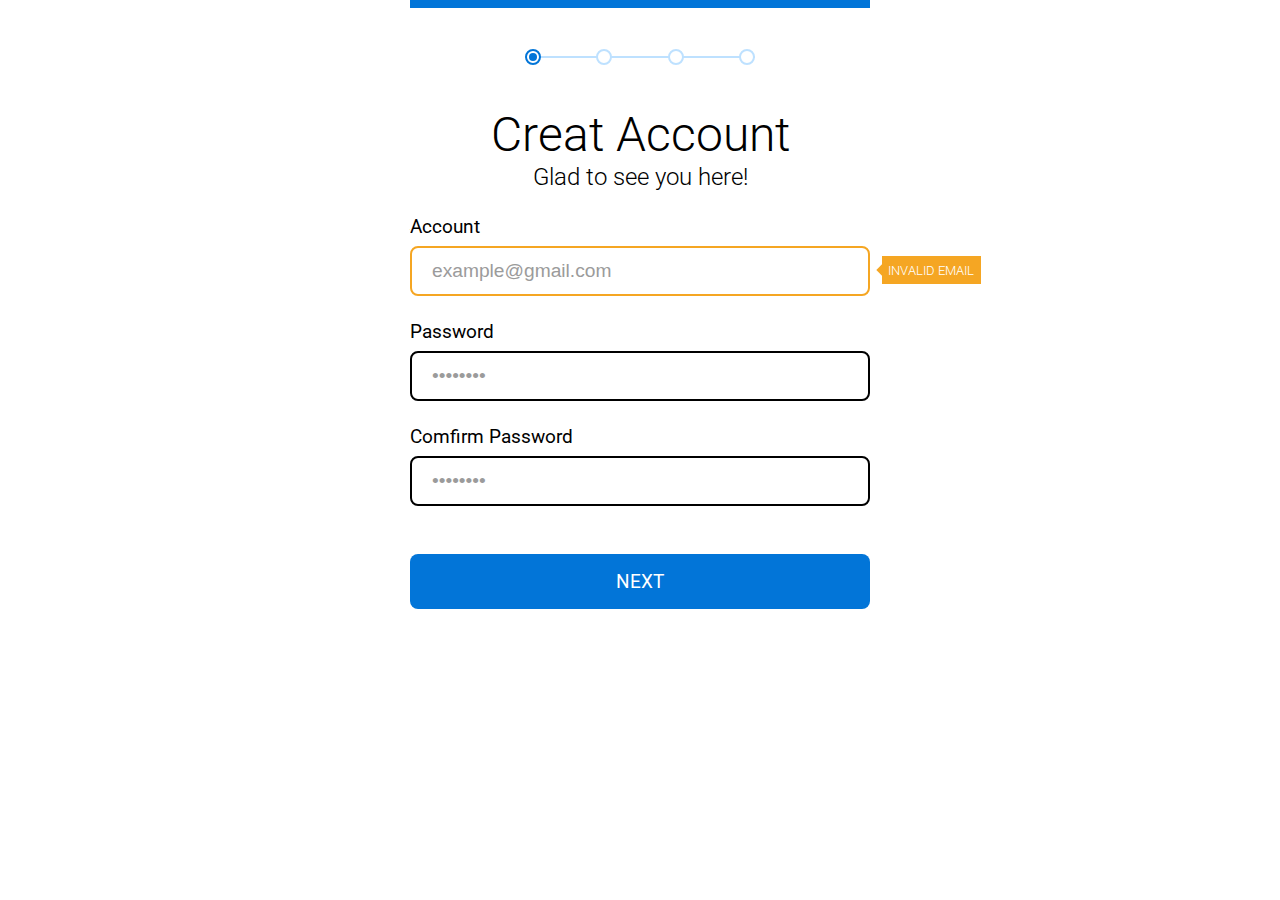
<file: index.html>
<!DOCTYPE html>
<html lang="en">
<head>
    <meta charset="UTF-8">
    <meta name="viewport" content="width=device-width, initial-scale=1.0">
    <meta http-equiv="X-UA-Compatible" content="ie=edge">
    <title>Week6 Validation</title>
    <link href="https://fonts.googleapis.com/css?family=Roboto:300,400" rel="stylesheet">
    <link rel="stylesheet" href="https://use.fontawesome.com/releases/v5.1.0/css/all.css" integrity="sha384-lKuwvrZot6UHsBSfcMvOkWwlCMgc0TaWr+30HWe3a4ltaBwTZhyTEggF5tJv8tbt" crossorigin="anonymous">
    <link rel="stylesheet" href="css/style.css">
</head>
<body>
    <div class="app">
        <div class="sign">
            <div class="progress-bar">
                <!-- 進度條寬度為 step 總數量減1，再乘以 step 完成數量 -->
                <div class="progress-bar-line" style="width:calc( ( 100% / (4 - 1) ) * 0 );"></div>
                <div class="progress-bar_step in-progress"></div>
                <div class="progress-bar_step"></div>
                <div class="progress-bar_step"></div>
                <div class="progress-bar_step"></div>
            </div>
            <div class="sign__main">
                <div class="sign-form">
                    <div class="form-heading">
                        <h1>Creat Account</h1>
                        <h2>Glad to see you here!</h2>
                    </div>
                    <div class="form-item alert-on">
                        <div class="form-item__title">Account</div>
                        <input type="email" class="item-data" placeholder="example@gmail.com">
                        <div class="item-alert">
                            <span>invalid email</span>
                        </div>
                        <i class="fas fa-exclamation-triangle"></i>
                    </div>
                    <div class="form-item">
                        <div class="form-item__title">Password</div>
                        <input type="password" class="item-data" placeholder="••••••••">
                        <div class="item-alert">
                            <span>minimum 8 characters</span>
                        </div>
                        <i class="fas fa-exclamation-triangle"></i>
                    </div>
                    <div class="form-item">
                        <div class="form-item__title">Comfirm Password</div>
                        <input type="password" class="item-data" placeholder="••••••••">
                        <div class="item-alert">
                            <span>not match</span>
                        </div>
                        <i class="fas fa-exclamation-triangle"></i>
                    </div>
                </div>
            </div>
            <div class="sign__btn">
                <a href="step2.html" class="sign-submit">
                    <span>NEXT</span>
                </a>
            </div>
        </div>
    </div>
    
</body>
</html>
</file>
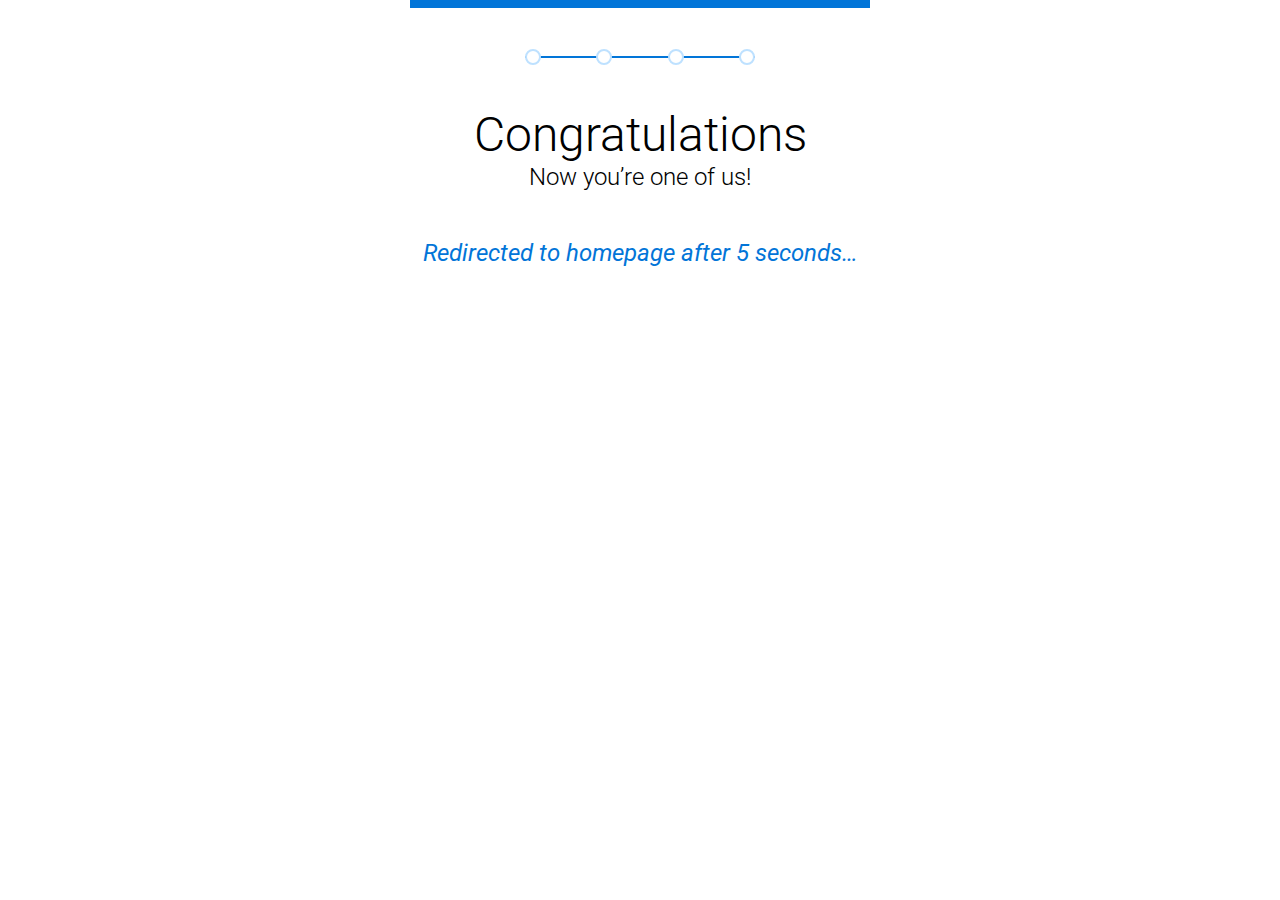
<file: done.html>
<!DOCTYPE html>
<html lang="en">
<head>
    <meta charset="UTF-8">
    <meta name="viewport" content="width=device-width, initial-scale=1.0">
    <meta http-equiv="X-UA-Compatible" content="ie=edge">
    <title>Week6 Validation</title>
    <link href="https://fonts.googleapis.com/css?family=Roboto:300,400" rel="stylesheet">
    <link rel="stylesheet" href="https://use.fontawesome.com/releases/v5.1.0/css/all.css" integrity="sha384-lKuwvrZot6UHsBSfcMvOkWwlCMgc0TaWr+30HWe3a4ltaBwTZhyTEggF5tJv8tbt" crossorigin="anonymous">
    <link rel="stylesheet" href="css/style.css">
    <script src="https://ajax.googleapis.com/ajax/libs/jquery/3.3.1/jquery.min.js"></script>
    <script>
        $(document).ready(function(){
            // dropdown open/close
            $(".dropdown__btn").click(function(){
                $(this).parents(".dropdown").toggleClass("is-open");
            });
        });
    </script>
</head>
<body>
    <div class="app form-align">
        <div class="sign">
            <div class="progress-bar">
                <!-- 進度條寬度為 step 總數量減1，再乘以 step 完成數量 -->
                <div class="progress-bar-line" style="width:calc( ( 100% / (4 - 1) ) * 3 );"></div>
                <div class="progress-bar_step is-done"></div>
                <div class="progress-bar_step is-done"></div>
                <div class="progress-bar_step is-done"></div>
                <div class="progress-bar_step is-done"></div>
            </div>
            <div class="sign-form">
                <div class="form-heading">
                    <h1>Congratulations</h1>
                    <h2>Now you’re one of us!</h2>
                </div>
                 <div class="sign-done">
                    <div class="done-msg">
                        <i class="fas fa-smile"></i>
                        <span>Redirected to homepage after 5 seconds…</span>
                    </div>
                </div>
            </div>
        </div>
    </div>
    
</body>
</html>
</file>
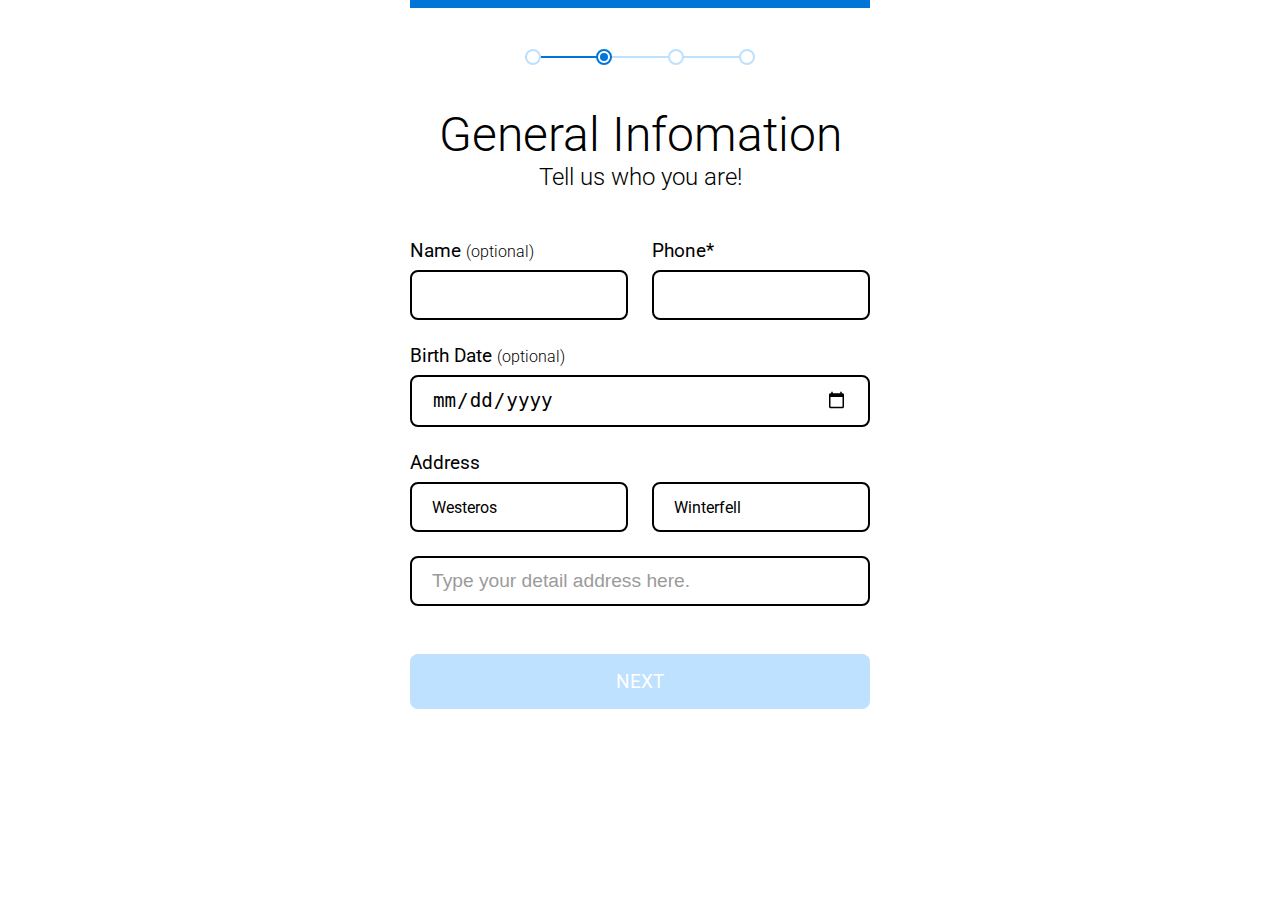
<file: step2.html>
<!DOCTYPE html>
<html lang="en">
<head>
    <meta charset="UTF-8">
    <meta name="viewport" content="width=device-width, initial-scale=1.0">
    <meta http-equiv="X-UA-Compatible" content="ie=edge">
    <title>Week6 Validation</title>
    <link href="https://fonts.googleapis.com/css?family=Roboto:300,400" rel="stylesheet">
    <link rel="stylesheet" href="https://use.fontawesome.com/releases/v5.1.0/css/all.css" integrity="sha384-lKuwvrZot6UHsBSfcMvOkWwlCMgc0TaWr+30HWe3a4ltaBwTZhyTEggF5tJv8tbt" crossorigin="anonymous">
    <link rel="stylesheet" href="css/style.css">
    <script src="https://ajax.googleapis.com/ajax/libs/jquery/3.3.1/jquery.min.js"></script>
    <script>
        $(document).ready(function(){
            // dropdown open/close
            $(".dropdown__btn").click(function(){
                $(this).parents(".dropdown").toggleClass("is-open");
            });
        });
    </script>
</head>
<body>
    <div class="app">
        <div class="sign">
            <div class="progress-bar">
                <!-- 進度條寬度為 step 總數量減1，再乘以 step 完成數量 -->
                <div class="progress-bar-line" style="width:calc( ( 100% / (4 - 1) ) * 1 );"></div>
                <div class="progress-bar_step is-done"></div>
                <div class="progress-bar_step in-progress"></div>
                <div class="progress-bar_step"></div>
                <div class="progress-bar_step"></div>
            </div>
            <div class="sign__main">
                <div class="sign-form">
                    <div class="form-heading">
                        <h1>General Infomation</h1>
                        <h2>Tell us who you are!</h2>
                    </div>
                    <div class="form-item-group">
                        <div class="form-item">
                            <div class="form-item__title">
                                Name 
                                <span>(optional)</span>
                            </div>
                            <input type="text" class="item-data">
                        </div>
                        <div class="form-item">
                            <div class="form-item__title">Phone*</div>
                            <input type="text" class="item-data">
                            <div class="item-alert">
                                <span>numbers only</span>
                            </div>
                            <i class="fas fa-exclamation-triangle"></i>
                        </div>
                    </div>
                    <div class="form-item-group">
                        <div class="form-item">
                            <div class="form-item__title">
                                Birth Date 
                                <span>(optional)</span>
                            </div>
                            <input type="date" class="item-data">
                        </div>
                    </div>
                    <div class="form-item-group">
                        <div class="form-item">
                            <div class="form-item__title">
                                Address
                            </div>
                            <div class="dropdown">
                                <div class="dropdown__btn">
                                    <span>Westeros</span>
                                    <i class="fas fa-caret-down"></i>
                                </div>
                                <div class="dropdown__list">
                                    <div class="dropdown__item"><span>Westeros</span></div>
                                    <div class="dropdown__item"><span>Essos</span></div>
                                    <div class="dropdown__item"><span>Sothoryos</span></div>
                                </div>
                            </div>
                        </div>
                        <div class="form-item">
                            <div class="dropdown">
                                <div class="dropdown__btn">
                                    <span>Winterfell</span>
                                    <i class="fas fa-caret-down"></i>
                                </div>
                                <div class="dropdown__list">
                                    <div class="dropdown__item"><span>Winterfell</span></div>
                                    <div class="dropdown__item"><span>Night Watch</span></div>
                                    <div class="dropdown__item"><span>Red Castle</span></div>
                                </div>
                            </div>
                        </div>
                    </div>
                    <div class="form-item-group">
                        <div class="form-item">
                            <input type="text" class="item-data" placeholder="Type your detail address here.">
                            <div class="item-alert">
                                <span>REQUIRED FILED</span>
                            </div>
                            <i class="fas fa-exclamation-triangle"></i>
                        </div>
                    </div>
                    </div>
                    <div class="sign__btn">
                        <a href="step3.html" class="sign-submit is-disable">
                            <span>NEXT</span>
                        </a>
                    </div>
                </div>
            </div>
        </div>
    </div>
    
</body>
</html>
</file>
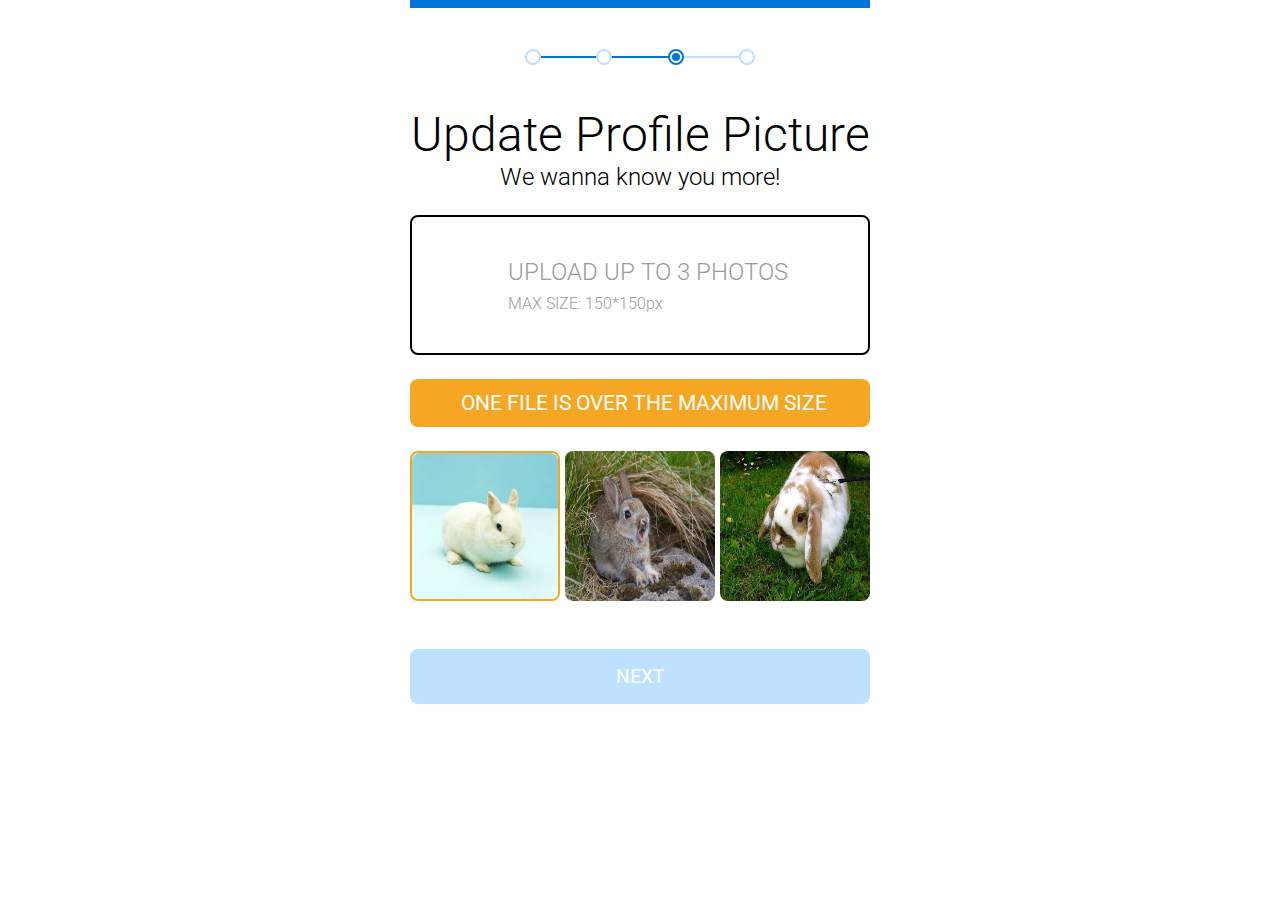
<file: step3.html>
<!DOCTYPE html>
<html lang="en">
<head>
    <meta charset="UTF-8">
    <meta name="viewport" content="width=device-width, initial-scale=1.0">
    <meta http-equiv="X-UA-Compatible" content="ie=edge">
    <title>Week6 Validation</title>
    <link href="https://fonts.googleapis.com/css?family=Roboto:300,400" rel="stylesheet">
    <link rel="stylesheet" href="https://use.fontawesome.com/releases/v5.1.0/css/all.css" integrity="sha384-lKuwvrZot6UHsBSfcMvOkWwlCMgc0TaWr+30HWe3a4ltaBwTZhyTEggF5tJv8tbt" crossorigin="anonymous">
    <link rel="stylesheet" href="css/style.css">
    <script src="https://ajax.googleapis.com/ajax/libs/jquery/3.3.1/jquery.min.js"></script>
    <script>
        $(document).ready(function(){
            // dropdown open/close
            $(".dropdown__btn").click(function(){
                $(this).parents(".dropdown").toggleClass("is-open");
            });
        });
    </script>
</head>
<body>
    <div class="app">
        <div class="sign">
            <div class="progress-bar">
                <!-- 進度條寬度為 step 總數量減1，再乘以 step 完成數量 -->
                <div class="progress-bar-line" style="width:calc( ( 100% / (4 - 1) ) * 2 );"></div>
                <div class="progress-bar_step is-done"></div>
                <div class="progress-bar_step is-done"></div>
                <div class="progress-bar_step in-progress"></div>
                <div class="progress-bar_step"></div>
            </div>
            <div class="sign__main">
                <div class="sign-form">
                    <div class="form-heading">
                        <h1>Update Profile Picture</h1>
                        <h2>We wanna know you more!</h2>
                    </div>
                    <label class="upload">
                        <input type="file">
                        <div class="upload__inner">
                            <div class="upload-icon">
                                <i class="fas fa-images"></i>
                            </div>
                            <div class="upload-remind">
                                <span>UPLOAD UP TO 3 PHOTOS</span>
                                <span>MAX SIZE: 150*150px</span>
                            </div>
                        </div>
                    </label>
                    <div class="warning is-display">
                        <i class="fas fa-exclamation-triangle"></i>
                        <span>ONE FILE IS OVER THE MAXIMUM size</span>
                    </div>
                    <div class="upload-img-wrap">
                        <div class="upload-img oversize">
                            <img src="img/sample1.jpg" alt="">
                        </div>
                        <div class="upload-img">
                            <img src="img/sample2.jpg" alt="">
                        </div>
                        <div class="upload-img">
                            <img src="img/sample3.jpg" alt="">
                        </div>
                    </div>
                    <div class="sign__btn">
                        <a href="step4.html" class="sign-submit is-disable">
                            <span>NEXT</span>
                        </a>
                    </div>
                </div>
            </div>
        </div>
    </div>
    
</body>
</html>
</file>
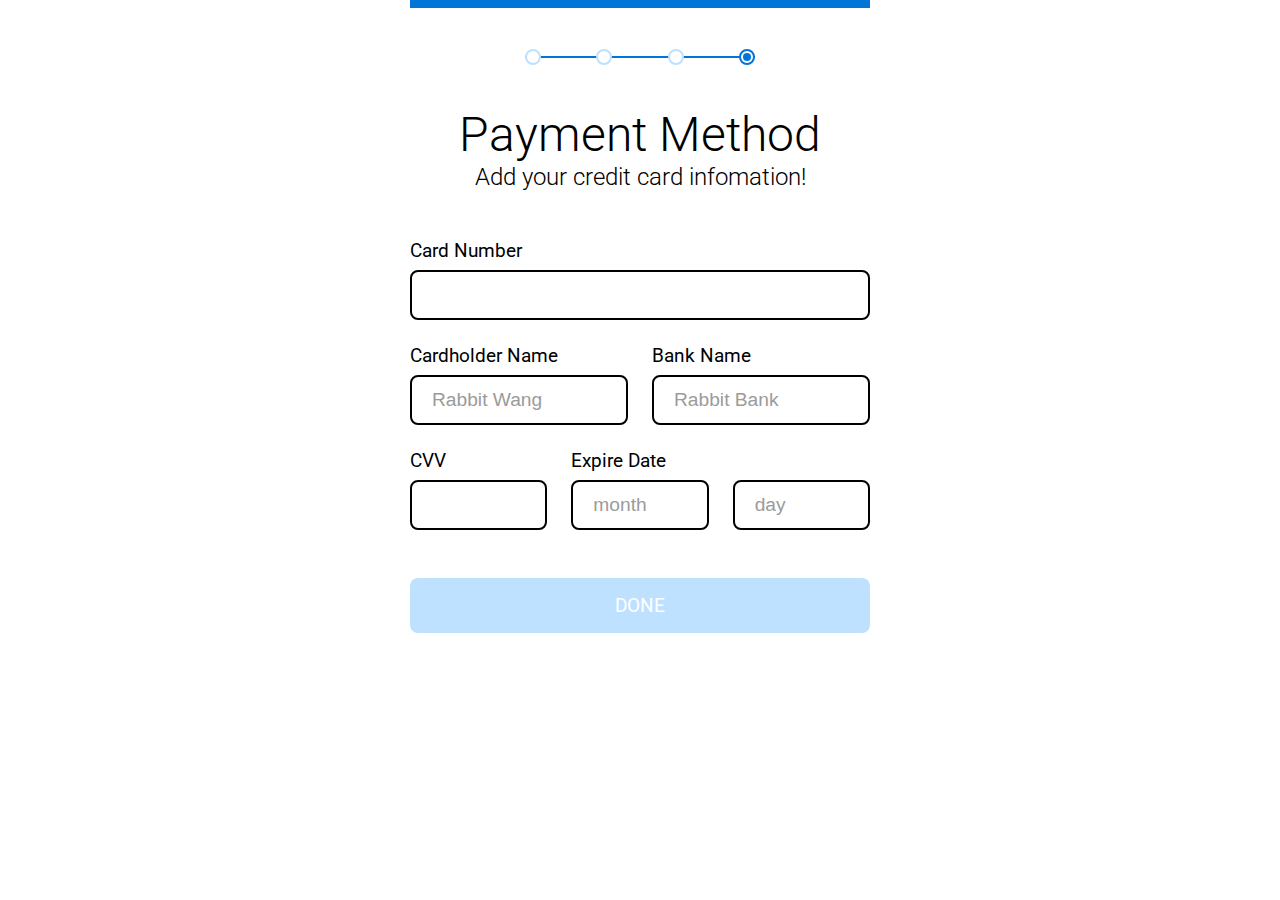
<file: step4.html>
<!DOCTYPE html>
<html lang="en">
<head>
    <meta charset="UTF-8">
    <meta name="viewport" content="width=device-width, initial-scale=1.0">
    <meta http-equiv="X-UA-Compatible" content="ie=edge">
    <title>Week6 Validation</title>
    <link href="https://fonts.googleapis.com/css?family=Roboto:300,400" rel="stylesheet">
    <link rel="stylesheet" href="https://use.fontawesome.com/releases/v5.1.0/css/all.css" integrity="sha384-lKuwvrZot6UHsBSfcMvOkWwlCMgc0TaWr+30HWe3a4ltaBwTZhyTEggF5tJv8tbt" crossorigin="anonymous">
    <link rel="stylesheet" href="css/style.css">
    <script src="https://ajax.googleapis.com/ajax/libs/jquery/3.3.1/jquery.min.js"></script>
    <script>
        $(document).ready(function(){
            // dropdown open/close
            $(".dropdown__btn").click(function(){
                $(this).parents(".dropdown").toggleClass("is-open");
            });
        });
    </script>
</head>
<body>
    <div class="app form-align">
        <div class="sign">
            <div class="progress-bar">
                <!-- 進度條寬度為 step 總數量減1，再乘以 step 完成數量 -->
                <div class="progress-bar-line" style="width:calc( ( 100% / (4 - 1) ) * 3 );"></div>
                <div class="progress-bar_step is-done"></div>
                <div class="progress-bar_step is-done"></div>
                <div class="progress-bar_step is-done"></div>
                <div class="progress-bar_step in-progress"></div>
            </div>
            <div class="sign__main">
                <div class="sign-form">
                    <div class="form-heading">
                        <h1>Payment Method</h1>
                        <h2>Add your credit card infomation! </h2>
                    </div>
                    <div class="form-item-group">
                        <div class="form-item">
                            <div class="form-item__title">
                                Card Number
                            </div>
                            <input type="text" class="item-data">
                            <div class="item-alert">
                                <span>INVALID NUMBER</span>
                            </div>
                            <i class="fas fa-exclamation-triangle"></i>
                        </div>
                    </div>
                </div>
                <div class="form-item-group">
                    <div class="form-item">
                        <div class="form-item__title">Cardholder Name</div>
                        <input type="text" class="item-data" placeholder="Rabbit Wang">
                        <div class="item-alert">
                            <span>can't be empty</span>
                        </div>
                        <i class="fas fa-exclamation-triangle"></i>
                    </div>
                    <div class="form-item">
                        <div class="form-item__title">Bank Name</div>
                        <input type="text" class="item-data" placeholder="Rabbit Bank">
                        <div class="item-alert">
                            <span>REQUIRED FILED</span>
                        </div>
                        <i class="fas fa-exclamation-triangle"></i>
                    </div>
                </div>
                <div class="form-item-group">
                    <div class="form-item">
                        <div class="form-item__title">CVV</div>
                        <input type="text" class="item-data">
                        <div class="item-alert">
                            <span>REQUIRED FILED</span>
                        </div>
                        <i class="fas fa-exclamation-triangle"></i>
                    </div>
                    <div class="form-item">
                        <div class="form-item__title">Expire Date</div>
                        <input type="text" class="item-data" placeholder="month">
                        <div class="item-alert">
                            <span>can't be empty</span>
                        </div>
                        <i class="fas fa-exclamation-triangle"></i>
                    </div>
                    <div class="form-item">
                        <input type="text" class="item-data" placeholder="day">
                        <div class="item-alert">
                            <span>can't be empty</span>
                        </div>
                        <i class="fas fa-exclamation-triangle"></i>
                    </div>
                </div>
            </div>
            <div class="sign__btn">
                <a href="done.html" class="sign-submit is-disable">
                    <span>DONE</span>
                </a>
            </div>
        </div>
    </div>
    
</body>
</html>
</file>
<file: css/style.css>
body {
  font-family: 'Roboto', sans-serif;
  margin: 0;
  padding: 0;
  font-size: 16px; }

* {
  -webkit-box-sizing: border-box;
  box-sizing: border-box; }

h1, h2, h3, h4, h5, h6 {
  margin: 0;
  padding: 0; }

a {
  text-decoration: none;
  display: block;
  cursor: pointer; }

input[type="file"] {
  -webkit-appearance: none;
  -moz-appearance: none;
  appearance: none;
  opacity: 0; }

input::-webkit-outer-spin-button,
input::-webkit-inner-spin-button {
  -webkit-appearance: none;
  appearance: none; }

.dropdown {
  position: relative;
  width: 100%; }
  .dropdown__btn {
    display: -webkit-box;
    display: -ms-flexbox;
    display: flex;
    -webkit-box-pack: justify;
    -ms-flex-pack: justify;
    justify-content: space-between;
    -webkit-box-align: center;
    -ms-flex-align: center;
    align-items: center;
    padding: 0 20px;
    width: 100%;
    height: 50px;
    border: 2px solid #000;
    border-radius: 8px;
    background-color: #fff;
    cursor: pointer; }
  .dropdown__list {
    display: none;
    position: absolute;
    width: 100%;
    max-height: 140px;
    border-bottom-left-radius: 8px;
    border-bottom-right-radius: 8px;
    overflow-y: scroll; }
  .dropdown__item {
    display: -webkit-box;
    display: -ms-flexbox;
    display: flex;
    -webkit-box-pack: start;
    -ms-flex-pack: start;
    justify-content: flex-start;
    -webkit-box-align: center;
    -ms-flex-align: center;
    align-items: center;
    width: 100%;
    height: 50px;
    padding: 0 20px;
    cursor: pointer;
    background-color: #fff; }
    .dropdown__item:hover {
      font-weight: bold; }

.is-open .dropdown__list {
  display: block;
  -webkit-box-shadow: 0px 4px 11px 0px #424242;
  box-shadow: 0px 4px 11px 0px #424242;
  z-index: 1; }

.item-alert {
  position: absolute;
  left: 100%;
  bottom: 0;
  margin-bottom: 12px;
  margin-left: 12px;
  display: none;
  padding: .5em;
  white-space: nowrap;
  text-transform: uppercase;
  background-color: #F5A623;
  color: #fff;
  font-weight: 300;
  font-size: .8rem;
  z-index: 1; }
  .item-alert::after {
    content: "";
    position: absolute;
    left: -4px;
    top: 50%;
    margin-top: -4px;
    -webkit-transform: rotate(45deg);
    -ms-transform: rotate(45deg);
    transform: rotate(45deg);
    width: 8px;
    height: 8px;
    background-color: #F5A623; }

.warning {
  display: none;
  width: 100%;
  text-align: center;
  margin-bottom: 24px;
  padding: 12px 20px;
  border-radius: 8px;
  font-size: 1.3rem;
  background-color: #F5A623;
  color: #fff; }
  .warning i.fas {
    position: unset;
    display: inline;
    color: #fff;
    margin-right: 8px; }
  .warning span {
    text-transform: uppercase; }
  .warning.is-display {
    display: block; }

.sign {
  margin: auto;
  width: 460px;
  border-top: 8px solid #0275D8; }
  .sign .progress-bar {
    position: relative;
    display: -webkit-box;
    display: -ms-flexbox;
    display: flex;
    -webkit-box-pack: justify;
    -ms-flex-pack: justify;
    justify-content: space-between;
    -webkit-box-align: center;
    -ms-flex-align: center;
    align-items: center;
    margin: 48px auto;
    width: 50%;
    height: 2px;
    background-color: #BEE1FF; }
    .sign .progress-bar-line {
      position: absolute;
      width: 0%;
      height: 2px;
      background-color: #0275D8; }
    .sign .progress-bar_step {
      display: -webkit-box;
      display: -ms-flexbox;
      display: flex;
      -webkit-box-pack: center;
      -ms-flex-pack: center;
      justify-content: center;
      -webkit-box-align: center;
      -ms-flex-align: center;
      align-items: center;
      width: 16px;
      height: 16px;
      border: 2px solid #BEE1FF;
      border-radius: 100px;
      text-align: center;
      background-color: #fff;
      z-index: 1; }
      .sign .progress-bar_step::before {
        content: "";
        display: none;
        width: 8px;
        height: 8px;
        background-color: #0275D8;
        border-radius: 100px; }
      .sign .progress-bar_step:first-of-type::after {
        display: none; }
      .sign .progress-bar_step.is-done::before {
        content: "\f058";
        display: block;
        font-family: "Font Awesome 5 Free";
        font-weight: 900;
        width: 16px;
        height: 16px;
        color: #0275D8;
        background-color: unset; }
      .sign .progress-bar_step.in-progress {
        border-color: #0275D8; }
        .sign .progress-bar_step.in-progress::before {
          display: block; }
  .sign .form-heading {
    text-align: center;
    margin-top: 48px;
    margin-bottom: 24px; }
    .sign .form-heading h1 {
      font-weight: 300;
      font-size: 3rem; }
    .sign .form-heading h2 {
      font-weight: 300;
      font-size: 1.5rem; }
  .sign__main .form-item-group {
    display: -webkit-box;
    display: -ms-flexbox;
    display: flex;
    -webkit-box-align: end;
    -ms-flex-align: end;
    align-items: flex-end; }
    .sign__main .form-item-group .form-item + .form-item {
      margin-left: 24px; }
  .sign__main .form-item {
    position: relative;
    width: 100%;
    margin-top: 24px; }
    .sign__main .form-item__title {
      display: block;
      font-size: 1.2rem;
      margin-bottom: 8px; }
      .sign__main .form-item__title span {
        font-size: 1rem;
        font-weight: 300; }
    .sign__main .form-item select {
      width: 100%;
      padding: 11px 24px;
      border: 2px solid #000;
      border-radius: 8px;
      outline: none;
      font-size: 1.2rem; }
  .sign__main .item-data {
    width: 100%;
    line-height: 2.4;
    padding: 0 20px;
    border: 2px solid #000;
    border-radius: 8px;
    outline: none;
    font-size: 1.2rem; }
    .sign__main .item-data::-webkit-input-placeholder {
      font-weight: 400;
      font-size: 1.2rem;
      color: #9B9B9B; }
    .sign__main .item-data:-ms-input-placeholder {
      font-weight: 400;
      font-size: 1.2rem;
      color: #9B9B9B; }
    .sign__main .item-data::-ms-input-placeholder {
      font-weight: 400;
      font-size: 1.2rem;
      color: #9B9B9B; }
    .sign__main .item-data::placeholder {
      font-weight: 400;
      font-size: 1.2rem;
      color: #9B9B9B; }
  .sign__main .alert-on .item-alert {
    display: block; }
  .sign__main .alert-on .item-data {
    border-color: #F5A623; }
  .sign__main .alert-on .fa-exclamation-triangle {
    display: block; }
  .sign__btn {
    margin-top: 48px; }
    .sign__btn .sign-submit {
      width: 100%;
      text-align: center;
      padding: 1em;
      border-radius: 8px;
      background-color: #0275D8; }
      .sign__btn .sign-submit span {
        font-size: 1.2rem;
        color: #fff; }
      .sign__btn .sign-submit.is-disable {
        background-color: #BEE1FF; }
  .sign .fa-exclamation-triangle {
    display: none;
    position: absolute;
    right: 16px;
    bottom: 0;
    margin-bottom: 15px;
    font-size: 20px;
    color: #F5A623; }
  .sign-done {
    margin: auto; }
    .sign-done .done-msg {
      text-align: center; }
      .sign-done .done-msg i {
        display: block;
        margin: 48px 0;
        font-size: 200px;
        color: #BEE1FF; }
      .sign-done .done-msg span {
        font-style: italic;
        font-size: 1.5rem;
        color: #0275D8; }

.upload {
  display: -webkit-box;
  display: -ms-flexbox;
  display: flex;
  -webkit-box-pack: center;
  -ms-flex-pack: center;
  justify-content: center;
  -webkit-box-align: center;
  -ms-flex-align: center;
  align-items: center;
  margin-bottom: 24px;
  width: 100%;
  height: 140px;
  border: 2px solid #000;
  border-radius: 8px;
  color: #9B9B9B;
  cursor: pointer; }
  .upload input {
    position: absolute;
    cursor: pointer; }
  .upload__inner {
    display: -webkit-box;
    display: -ms-flexbox;
    display: flex;
    -webkit-box-align: center;
    -ms-flex-align: center;
    align-items: center; }
  .upload [class*="upload-"] + [class*="upload-"] {
    margin-left: 16px; }
  .upload-icon {
    -webkit-box-flex: 1;
    -ms-flex: 1 0 auto;
    flex: 1 0 auto;
    font-size: 3rem; }
  .upload-remind {
    display: -webkit-box;
    display: -ms-flexbox;
    display: flex;
    -webkit-box-orient: vertical;
    -webkit-box-direction: normal;
    -ms-flex-direction: column;
    flex-direction: column; }
    .upload-remind span + span {
      margin-top: 8px; }
    .upload-remind span {
      font-weight: 300; }
    .upload-remind span:first-of-type {
      font-size: 1.5rem; }
    .upload-remind span:last-of-type {
      font-size: 1rem; }

.upload-img-wrap {
  display: -webkit-box;
  display: -ms-flexbox;
  display: flex;
  -webkit-box-pack: justify;
  -ms-flex-pack: justify;
  justify-content: space-between; }
  .upload-img-wrap .upload-img {
    position: relative;
    width: 150px;
    height: 150px;
    border-radius: 8px; }
    .upload-img-wrap .upload-img.oversize {
      border: 2px solid #F5A623; }
    .upload-img-wrap .upload-img img {
      width: 100%;
      height: 100%;
      border-radius: 8px; }
    .upload-img-wrap .upload-img::before {
      content: "";
      position: absolute;
      display: none;
      bottom: 0;
      width: 100%;
      height: 40%;
      border-bottom-left-radius: 8px;
      border-bottom-right-radius: 8px;
      background-color: #0275D8;
      cursor: pointer; }
    .upload-img-wrap .upload-img::after {
      content: "\f2ed";
      position: absolute;
      display: none;
      bottom: 16px;
      left: 50%;
      margin-left: -12px;
      font-family: "Font Awesome 5 Free";
      font-weight: 900;
      font-size: 1.5rem;
      color: #fff;
      cursor: pointer; }
    .upload-img-wrap .upload-img:hover::before, .upload-img-wrap .upload-img:hover::after {
      display: block; }
</file>
